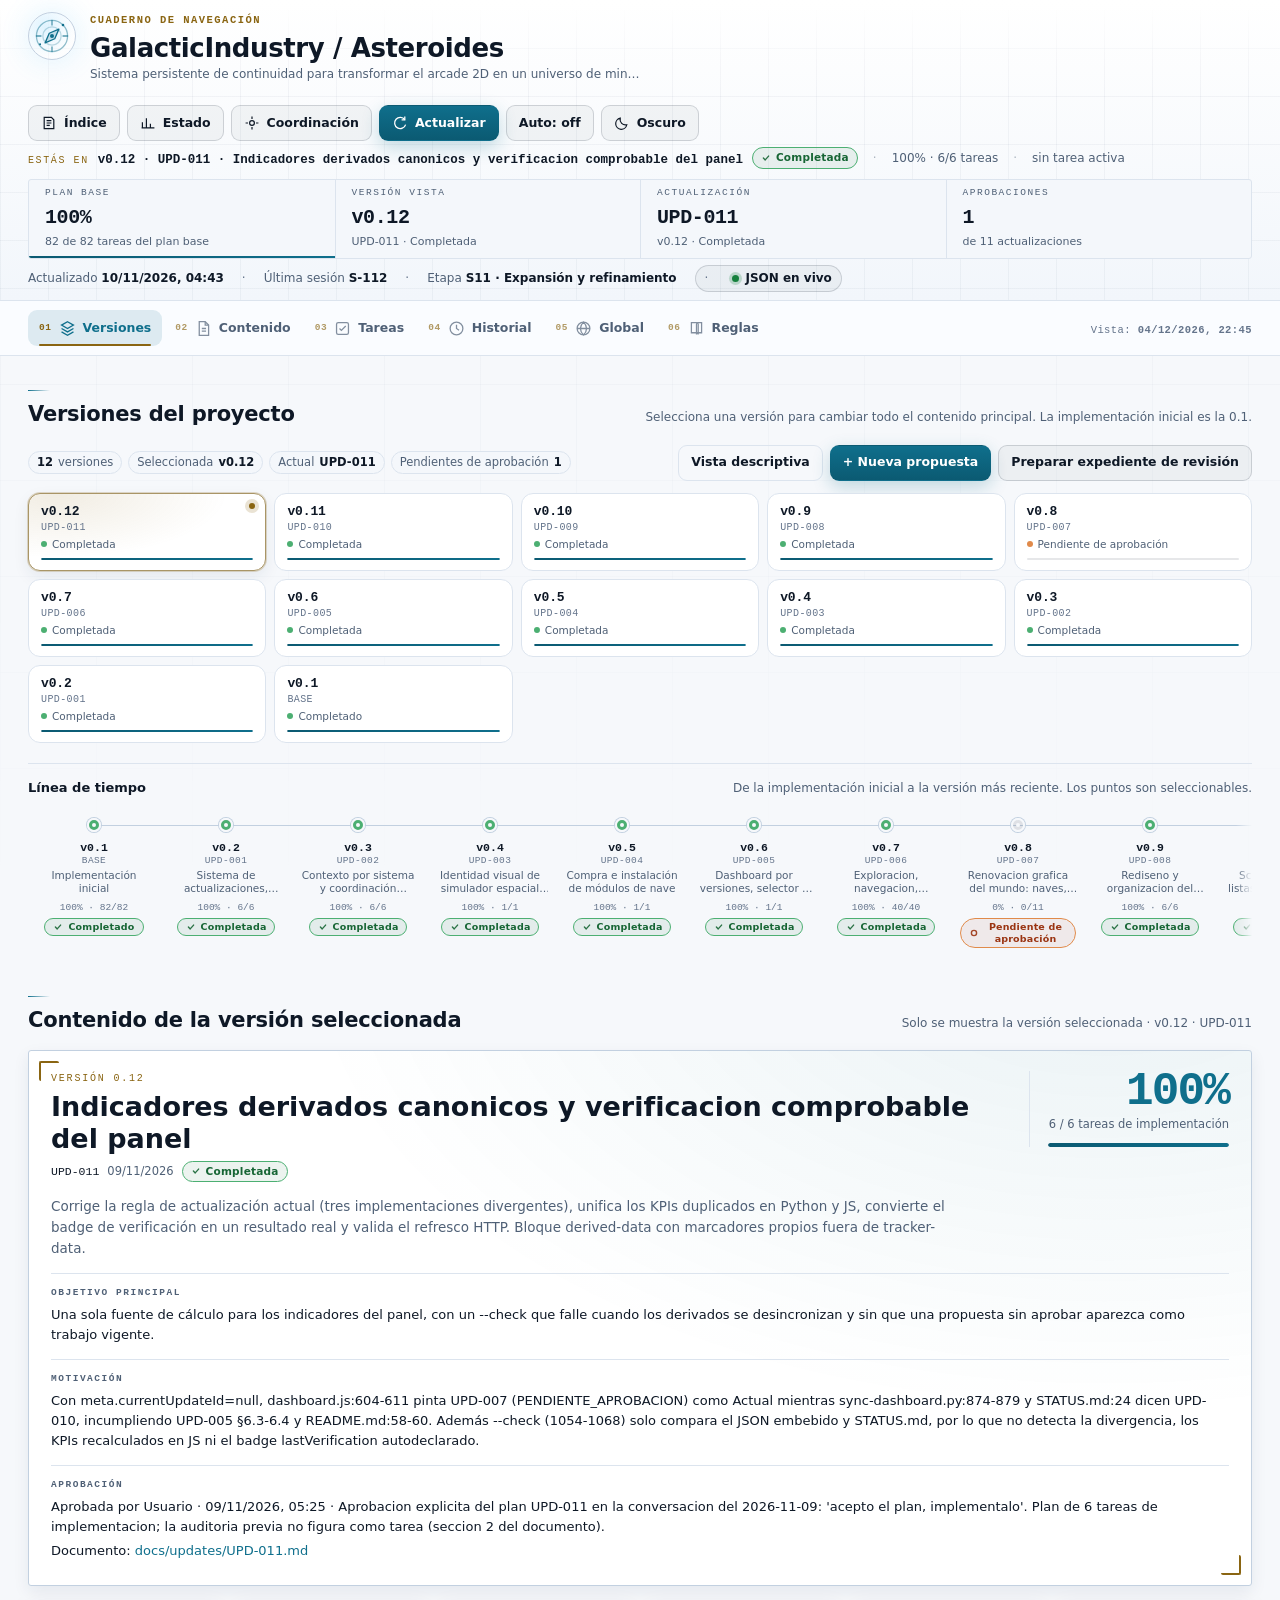
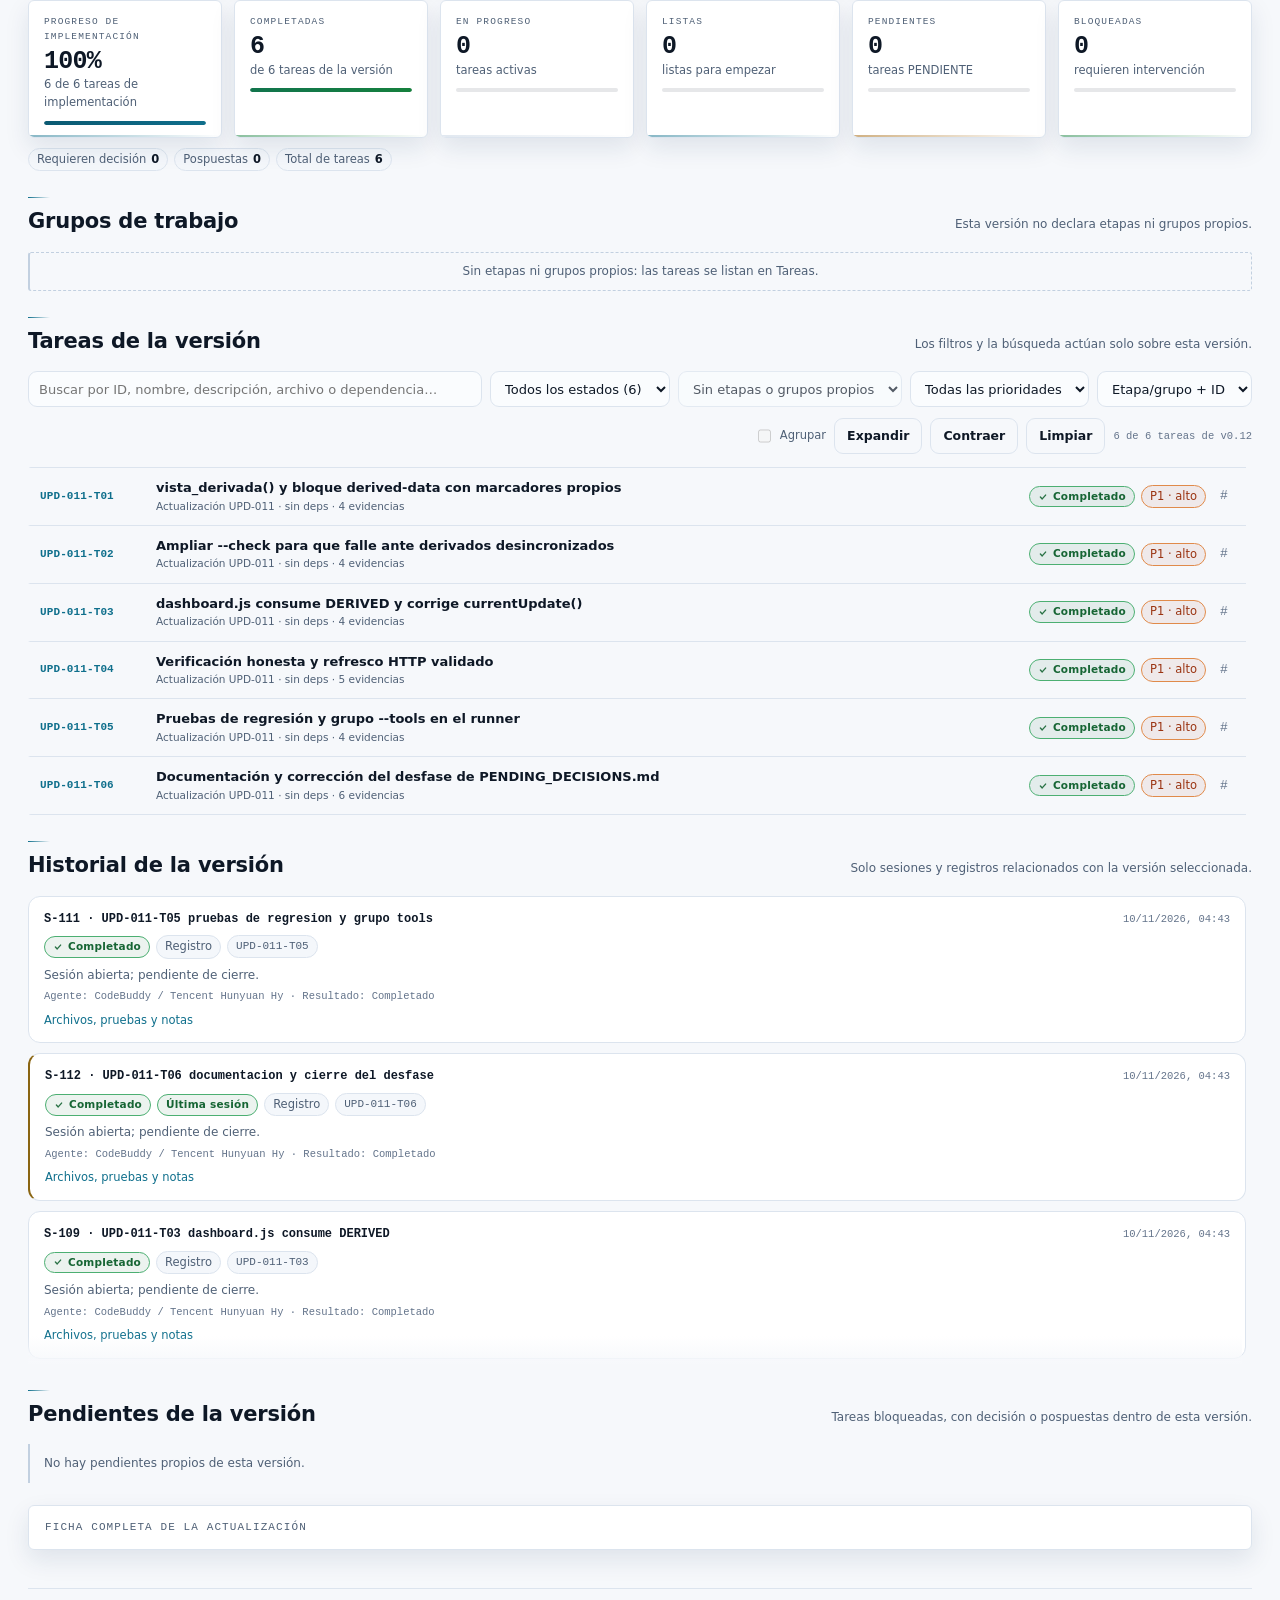
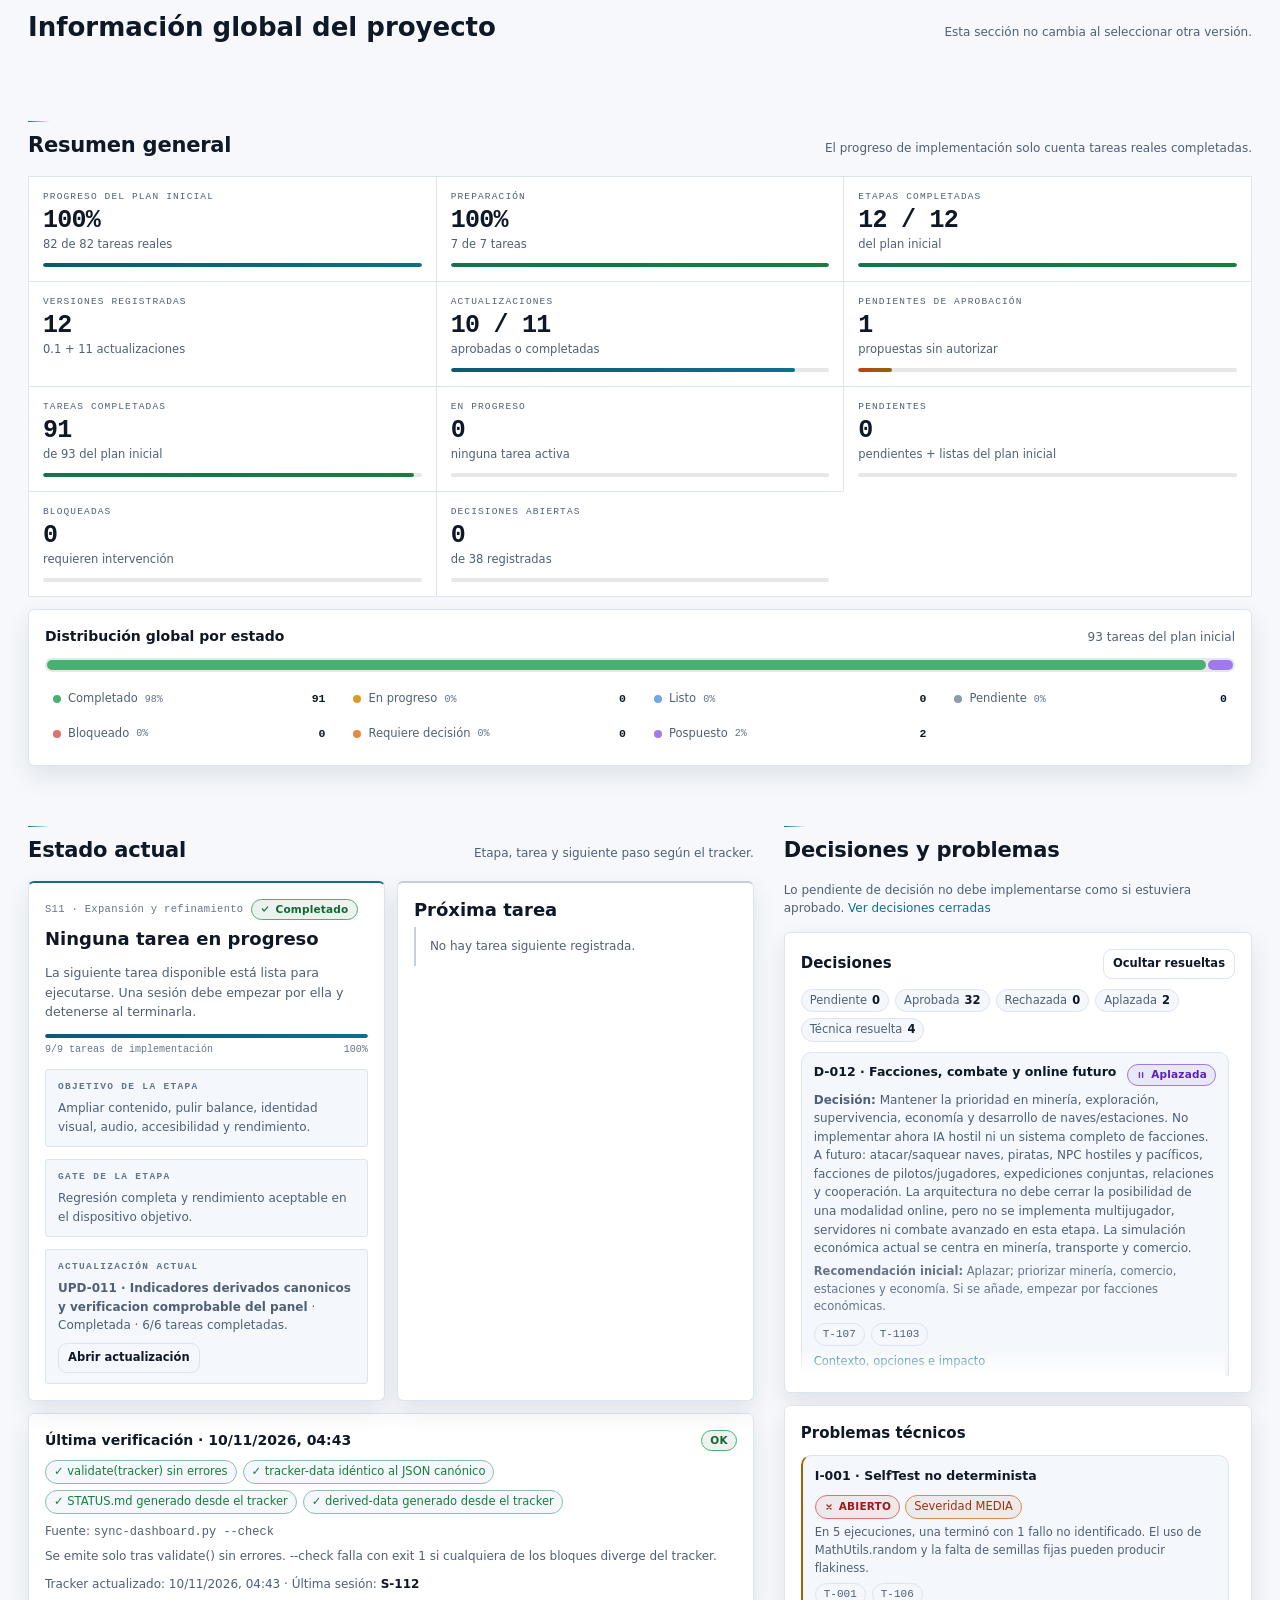
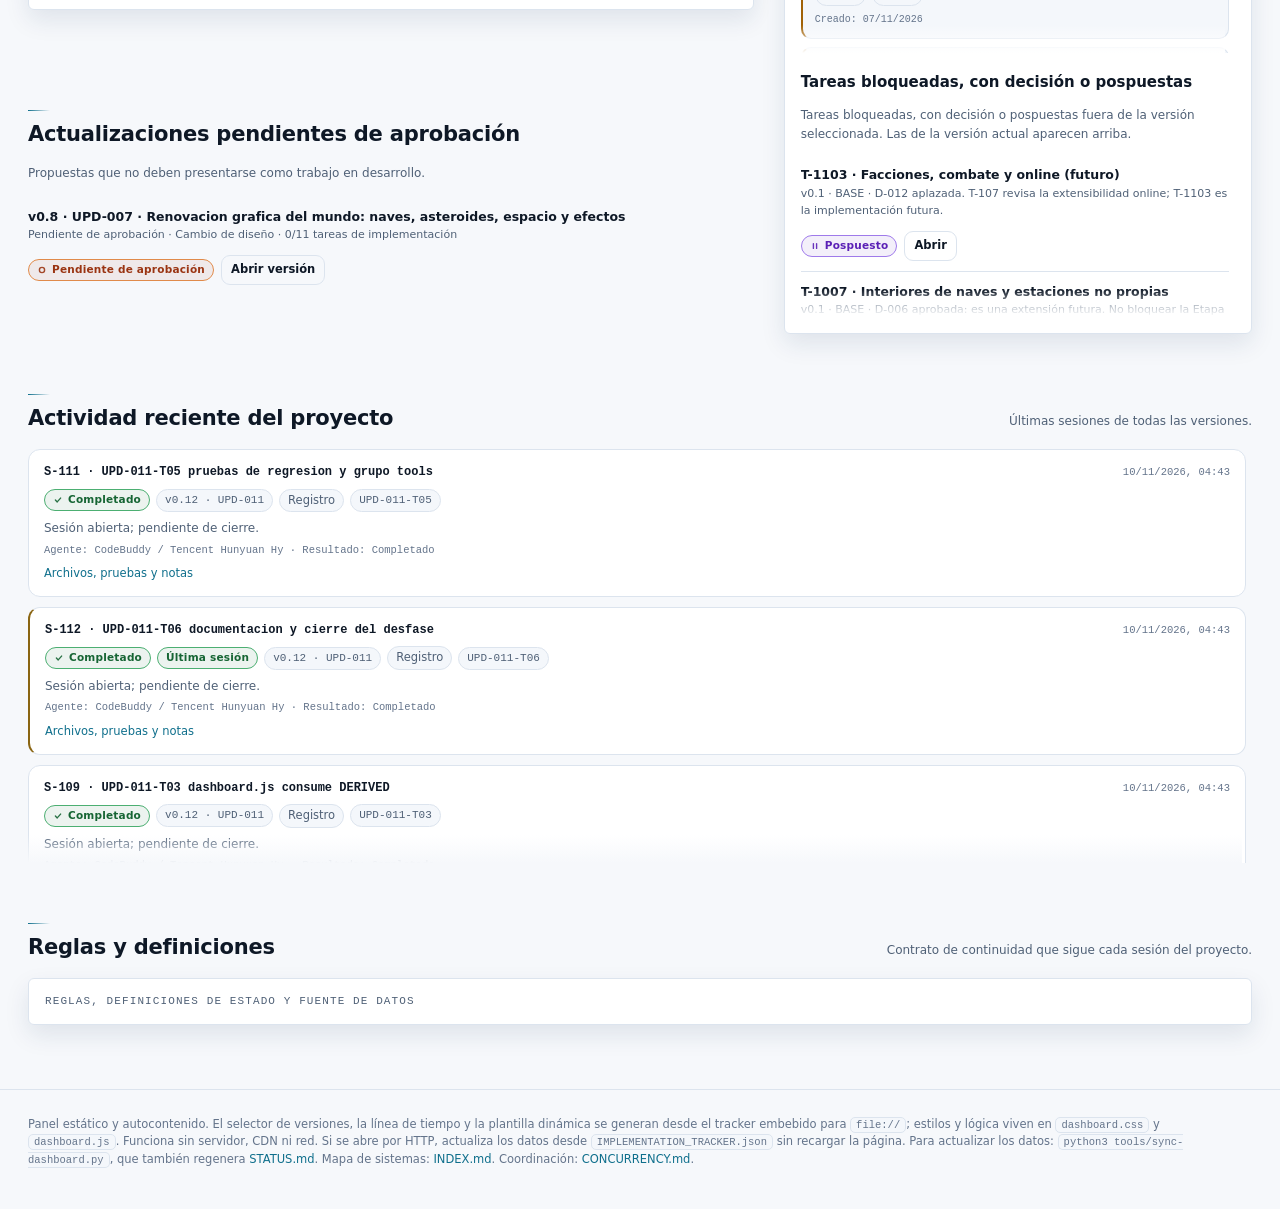
<file: docs/PROJECT_DASHBOARD.html>
<!DOCTYPE html>
<html lang="es">
<head>
<meta charset="utf-8">
<meta http-equiv="refresh" content="0; url=dashboard/index.html">
<title>Panel movido — GalacticIndustry</title>
</head>
<body style="font-family: system-ui, sans-serif; padding: 2rem; background: #05070d; color: #e6edf7;">
<p>El panel se ha movido a <a style="color:#60a5fa" href="dashboard/index.html">docs/dashboard/index.html</a>.</p>
<script>location.replace("dashboard/index.html");</script>
</body>
</html>
</file>
